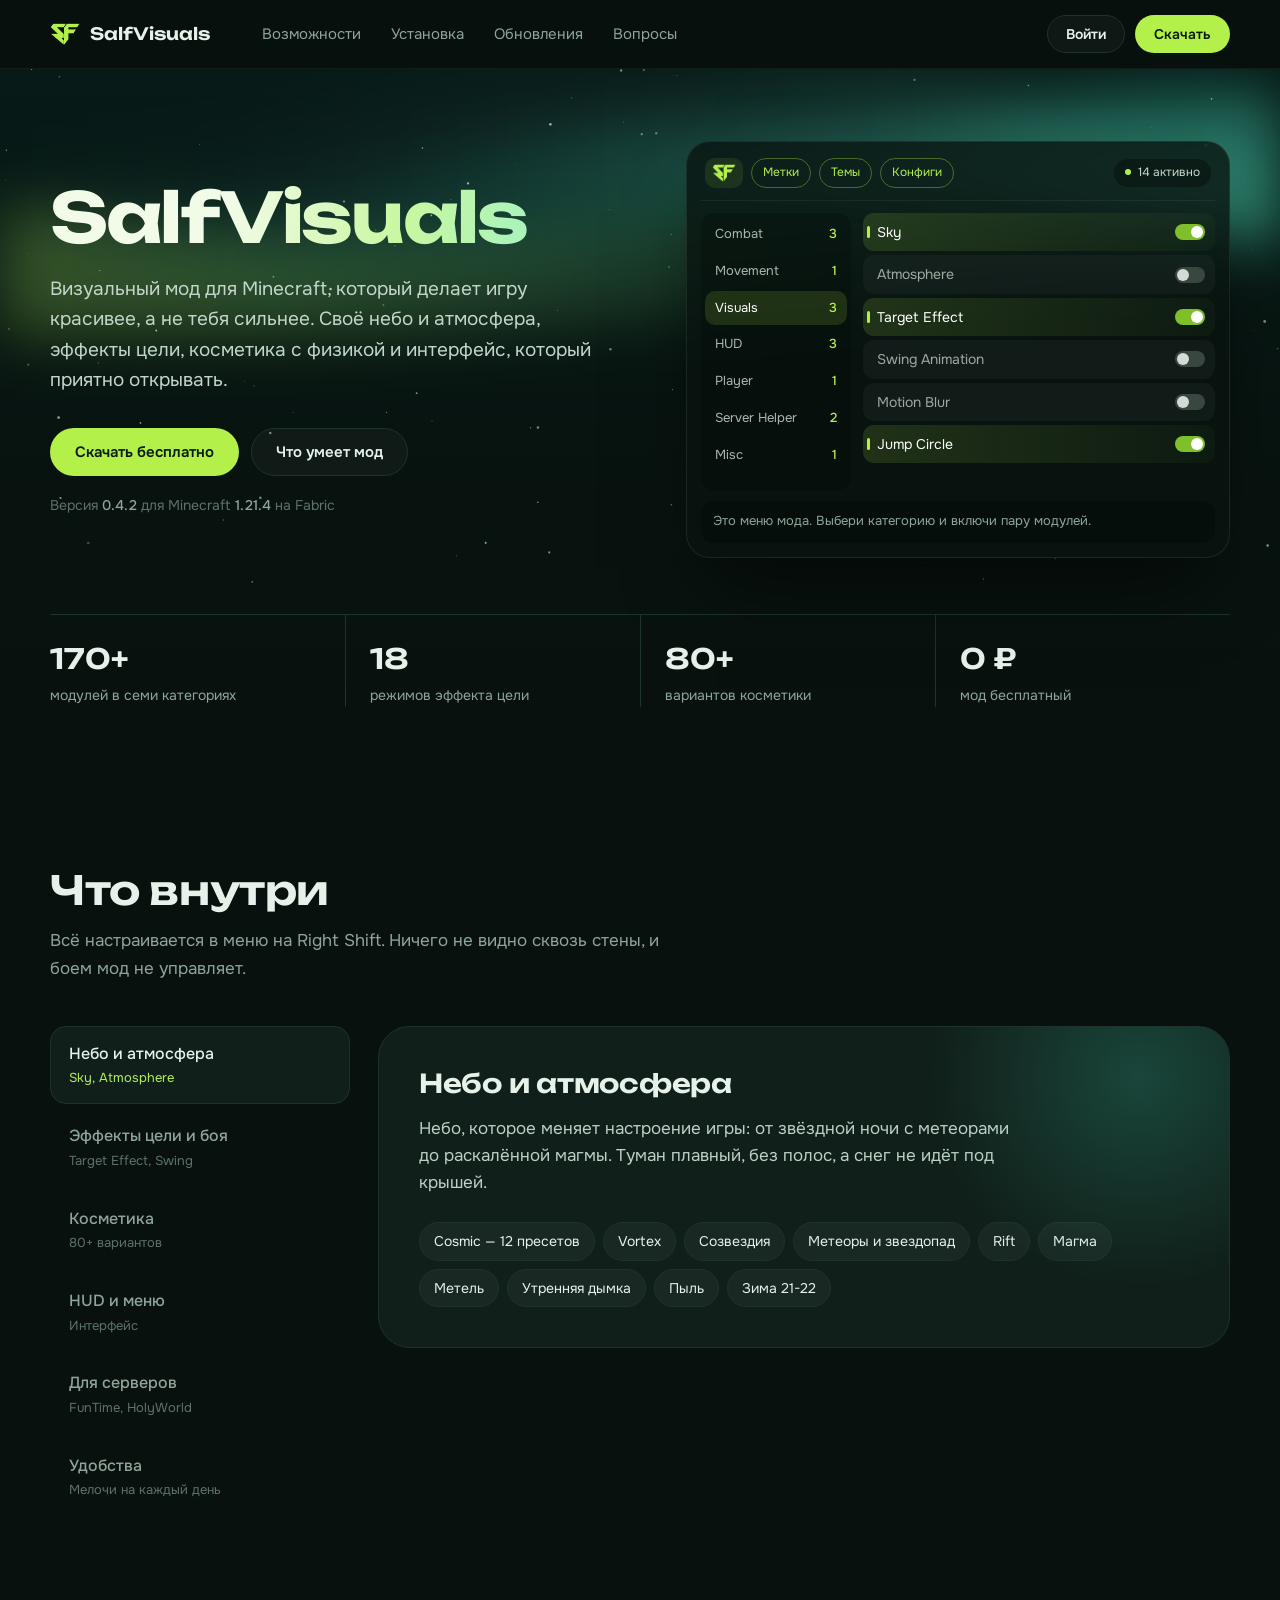
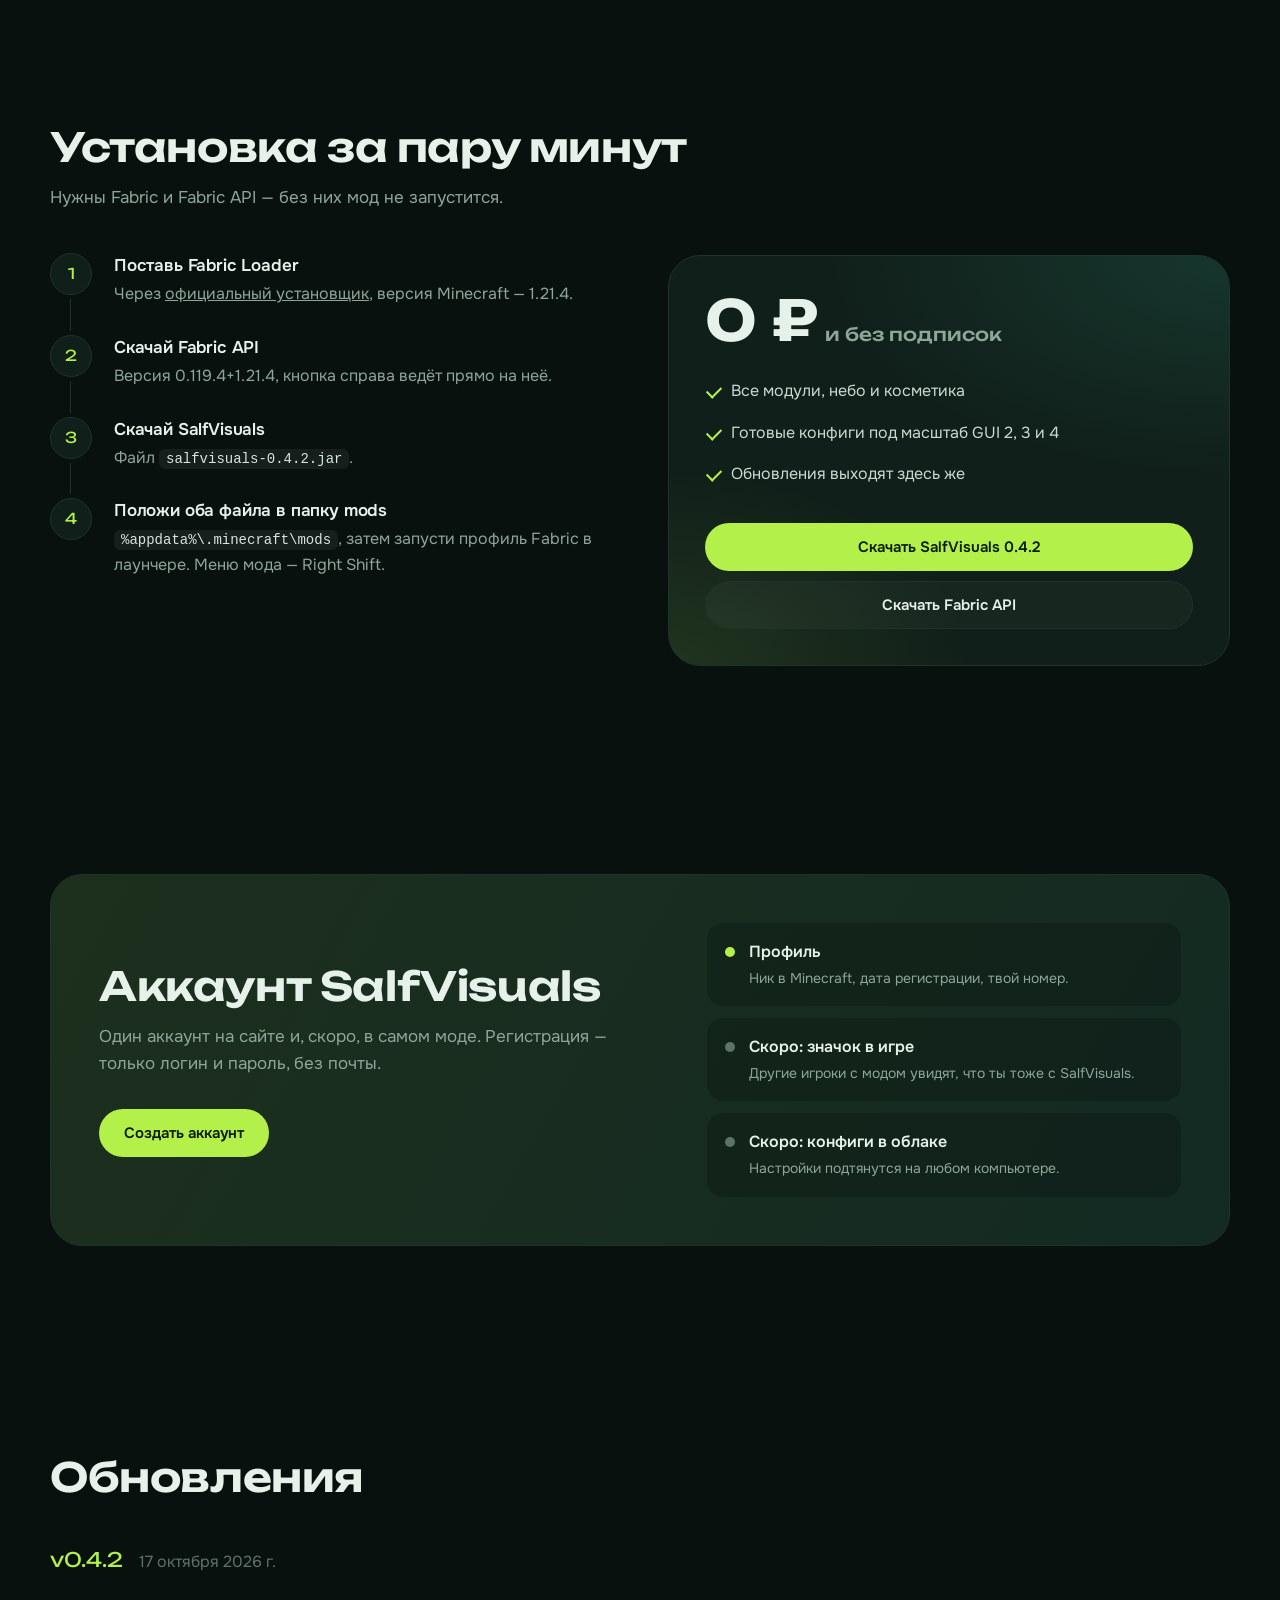
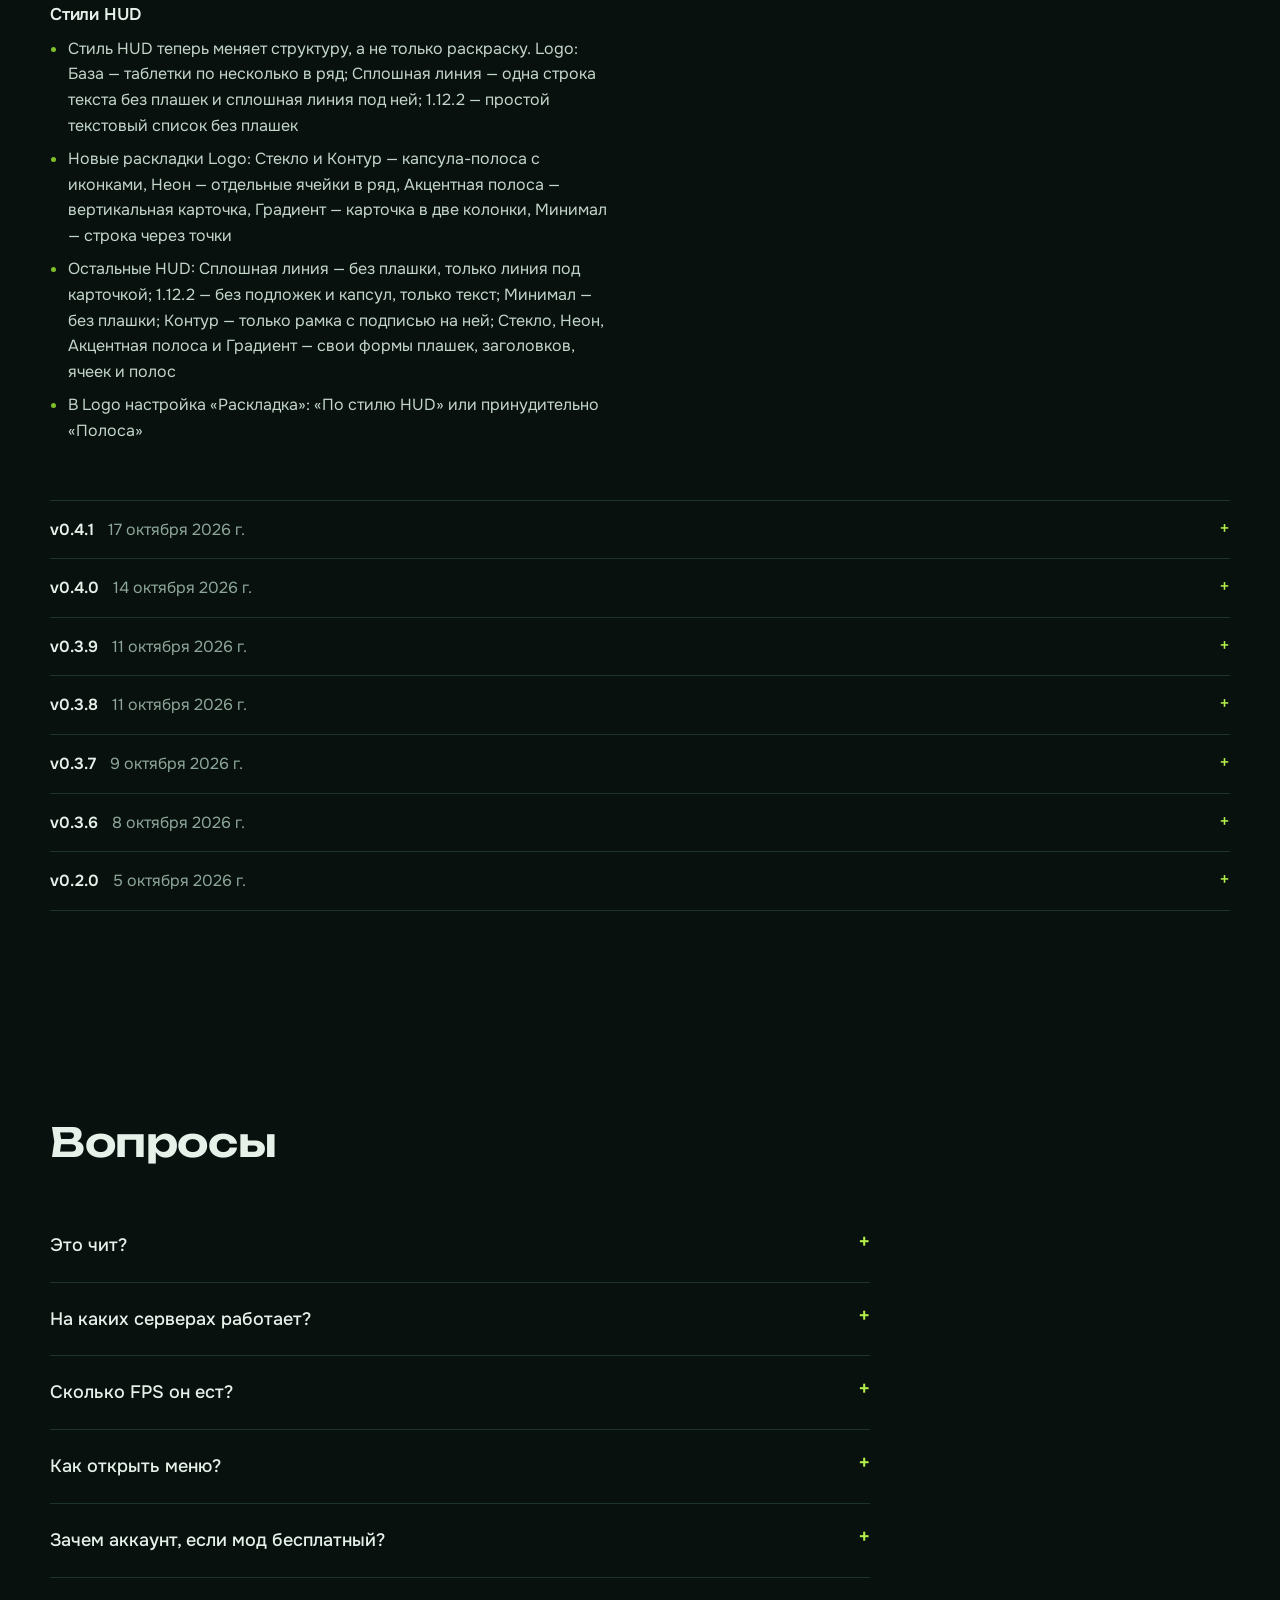
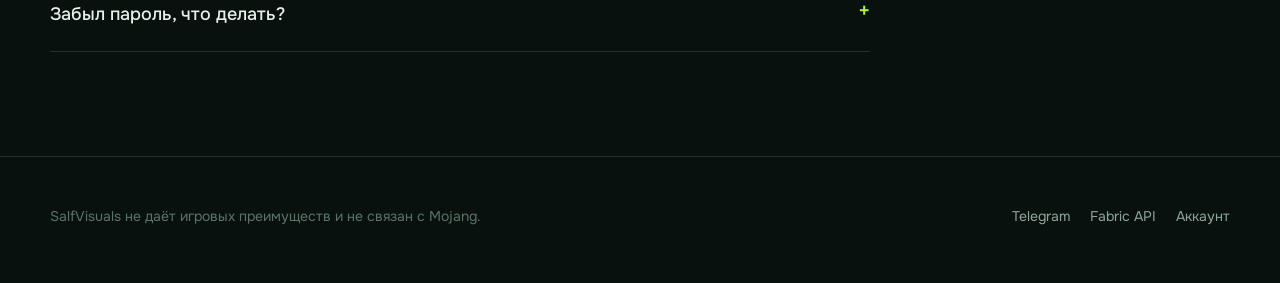
<file: index.html>
<!DOCTYPE html>
<html lang="ru">
<head>
<meta charset="UTF-8">
<meta name="viewport" content="width=device-width, initial-scale=1.0">
<title>SalfVisuals — визуальный мод для Minecraft</title>
<meta name="description" content="SalfVisuals — бесплатный визуальный мод для Minecraft 1.21.4 на Fabric: небо и атмосфера, эффекты цели, косметика с физикой, свой HUD и меню. Красивее, а не сильнее.">
<meta property="og:title" content="SalfVisuals">
<meta property="og:description" content="Бесплатный визуальный мод для Minecraft: небо, эффекты цели, косметика, HUD.">
<meta name="theme-color" content="#08110e">
<link rel="icon" href="favicon.ico?v=1" sizes="any">
<link rel="icon" type="image/png" sizes="32x32" href="favicon-32.png?v=1">
<link rel="apple-touch-icon" href="apple-touch-icon.png?v=1">
<link rel="manifest" href="site.webmanifest">
<link rel="preconnect" href="https://fonts.googleapis.com">
<link rel="preconnect" href="https://fonts.gstatic.com" crossorigin>
<link href="https://fonts.googleapis.com/css2?family=Onest:wght@400;500;600&family=Unbounded:wght@500;600;700&display=swap" rel="stylesheet">
<link rel="stylesheet" href="style.css?v=4.0">
</head>
<body>

<header class="nav" id="nav">
  <div class="wrap nav-in">
    <a class="logo" href="index.html"><span class="logo-mark" aria-hidden="true"></span>SalfVisuals</a>
    <nav class="nav-links" aria-label="Разделы">
      <a href="#features">Возможности</a>
      <a href="#install">Установка</a>
      <a href="#updates">Обновления</a>
      <a href="#faq">Вопросы</a>
    </nav>
    <div class="nav-actions" id="nav-actions">
      <button class="btn btn-ghost btn-small" type="button" data-open-auth="login">Войти</button>
      <a class="btn btn-primary btn-small" href="#install">Скачать</a>
    </div>
    <button class="nav-toggle" type="button" id="nav-toggle" aria-label="Меню" aria-expanded="false"><span></span><span></span><span></span></button>
  </div>
</header>

<main>

<section class="hero">
  <canvas class="hero-sky" id="sky" aria-hidden="true"></canvas>
  <div class="wrap">
    <div class="hero-grid">
      <div>
        <h1 class="hero-title">SalfVisuals</h1>
        <p class="hero-lead">Визуальный мод для Minecraft, который делает игру красивее, а не тебя сильнее. Своё небо и атмосфера, эффекты цели, косметика с физикой и интерфейс, который приятно открывать.</p>
        <div class="hero-cta">
          <a class="btn btn-primary" href="#install">Скачать бесплатно</a>
          <a class="btn btn-ghost" href="#features">Что умеет мод</a>
        </div>
        <p class="hero-meta" id="hero-meta">Версия <strong data-v="version">—</strong> для Minecraft <strong data-v="minecraftVersion">1.21.4</strong> на Fabric</p>
      </div>

      <div class="gui" id="gui" aria-label="Меню мода — можно пощёлкать">
        <div class="gui-head">
          <span class="gui-logo"><span class="logo-mark"></span></span>
          <span class="gui-tab">Метки</span><span class="gui-tab">Темы</span><span class="gui-tab">Конфиги</span>
          <span class="gui-count" id="gui-count">0 активно</span>
        </div>
        <div class="gui-body">
          <div class="gui-cats" id="gui-cats" role="group" aria-label="Категории"></div>
          <div>
            <div class="gui-list" id="gui-list"></div>
          </div>
        </div>
        <div class="gui-hint" id="gui-hint">Это меню мода. Выбери категорию и включи пару модулей.</div>
      </div>
    </div>

    <div class="facts">
      <div class="fact"><strong>170+</strong><span>модулей в семи категориях</span></div>
      <div class="fact"><strong>18</strong><span>режимов эффекта цели</span></div>
      <div class="fact"><strong>80+</strong><span>вариантов косметики</span></div>
      <div class="fact"><strong>0 ₽</strong><span>мод бесплатный</span></div>
    </div>
  </div>
</section>

<section class="section" id="features">
  <div class="wrap">
    <div class="section-head">
      <h2>Что внутри</h2>
      <p>Всё настраивается в меню на Right Shift. Ничего не видно сквозь стены, и боем мод не управляет.</p>
    </div>
    <div class="explore">
      <div class="explore-list" role="tablist" aria-label="Возможности" id="explore-list"></div>
      <div class="explore-panel" id="explore-panel" role="tabpanel"></div>
    </div>
  </div>
</section>

<section class="section" id="install">
  <div class="wrap">
    <div class="section-head">
      <h2>Установка за пару минут</h2>
      <p>Нужны Fabric и Fabric API — без них мод не запустится.</p>
    </div>
    <div class="install">
      <ol class="steps">
        <li>
          <h3>Поставь Fabric Loader</h3>
          <p>Через <a href="https://fabricmc.net/use/installer/" target="_blank" rel="noopener">официальный установщик</a>, версия Minecraft — <span data-v="minecraftVersion">1.21.4</span>.</p>
        </li>
        <li>
          <h3>Скачай Fabric API</h3>
          <p>Версия <span data-v="fabricApiVersion">для 1.21.4</span>, кнопка справа ведёт прямо на неё.</p>
        </li>
        <li>
          <h3>Скачай SalfVisuals</h3>
          <p>Файл <code data-v="jarFile">salfvisuals.jar</code>.</p>
        </li>
        <li>
          <h3>Положи оба файла в папку mods</h3>
          <p><code>%appdata%\.minecraft\mods</code>, затем запусти профиль Fabric в лаунчере. Меню мода — Right Shift.</p>
        </li>
      </ol>

      <div class="free-card">
        <div class="price">0 ₽<small>и без подписок</small></div>
        <ul>
          <li>Все модули, небо и косметика</li>
          <li>Готовые конфиги под масштаб GUI 2, 3 и 4</li>
          <li>Обновления выходят здесь же</li>
        </ul>
        <a class="btn btn-primary btn-block" id="download-jar" href="#">Скачать SalfVisuals</a>
        <a class="btn btn-ghost btn-block" id="download-fabric" href="https://modrinth.com/mod/fabric-api" target="_blank" rel="noopener">Скачать Fabric API</a>
        <p class="stats-line" id="stats-line" hidden></p>
      </div>
    </div>
  </div>
</section>

<section class="section" id="account">
  <div class="wrap">
    <div class="account-band">
      <div>
        <h2>Аккаунт SalfVisuals</h2>
        <p>Один аккаунт на сайте и, скоро, в самом моде. Регистрация — только логин и пароль, без почты.</p>
        <div class="hero-cta">
          <button class="btn btn-primary" type="button" data-open-auth="register" id="account-cta">Создать аккаунт</button>
        </div>
      </div>
      <div class="account-perks">
        <div class="perk"><span class="perk-dot"></span><div><b>Профиль</b><span>Ник в Minecraft, дата регистрации, твой номер.</span></div></div>
        <div class="perk soon"><span class="perk-dot"></span><div><b>Скоро: значок в игре</b><span>Другие игроки с модом увидят, что ты тоже с SalfVisuals.</span></div></div>
        <div class="perk soon"><span class="perk-dot"></span><div><b>Скоро: конфиги в облаке</b><span>Настройки подтянутся на любом компьютере.</span></div></div>
      </div>
    </div>
  </div>
</section>

<section class="section" id="updates">
  <div class="wrap">
    <div class="section-head"><h2>Обновления</h2></div>
    <div class="log-top"><span class="log-ver" id="log-ver">—</span><span class="log-date" id="log-date"></span></div>
    <div class="log-grid" id="log-list"></div>
    <div class="log-history" id="log-history" hidden></div>
  </div>
</section>

<section class="section" id="faq">
  <div class="wrap">
    <div class="section-head"><h2>Вопросы</h2></div>
    <div class="faq">
      <details>
        <summary>Это чит?</summary>
        <p>Нет. Мод меняет только картинку: небо, эффекты, интерфейс, косметику. Сквозь стены ничего не показывает, за тебя не бьёт и не целится. Функции, которые сервер разрешает только у себя, привязаны к этому серверу в коде.</p>
      </details>
      <details>
        <summary>На каких серверах работает?</summary>
        <p>На любых, где можно играть с Fabric на 1.21.4. Для FunTime и HolyWorld есть отдельные помощники: зоны предметов, бинды, аукцион.</p>
      </details>
      <details>
        <summary>Сколько FPS он ест?</summary>
        <p>Мод делался и проверялся на ноутбуке со встроенной графикой. Тяжёлые эффекты можно выключить или снизить им качество, а при просадках мод сам упрощает часть отрисовки.</p>
      </details>
      <details>
        <summary>Как открыть меню?</summary>
        <p>Right Shift. Там же темы, конфиги, метки и друзья. HUD двигается мышкой прямо в открытом чате.</p>
      </details>
      <details>
        <summary>Зачем аккаунт, если мод бесплатный?</summary>
        <p>Сейчас это профиль с ником. Дальше через аккаунт появятся значок в игре и конфиги в облаке. Для скачивания аккаунт не нужен.</p>
      </details>
      <details>
        <summary>Забыл пароль, что делать?</summary>
        <p>Почту мы не собираем, поэтому восстановление — через Telegram <a href="https://t.me/Ne1aik" target="_blank" rel="noopener">@Ne1aik</a>.</p>
      </details>
    </div>
  </div>
</section>

</main>

<footer class="footer">
  <div class="wrap footer-in">
    <span>SalfVisuals не даёт игровых преимуществ и не связан с Mojang.</span>
    <span class="footer-links">
      <a href="https://t.me/Ne1aik" target="_blank" rel="noopener">Telegram</a>
      <a href="https://modrinth.com/mod/fabric-api" target="_blank" rel="noopener">Fabric API</a>
      <a href="account.html">Аккаунт</a>
    </span>
  </div>
</footer>

<div class="modal" id="auth-modal" hidden>
  <div class="modal-backdrop" data-close-auth></div>
  <div class="modal-card" role="dialog" aria-modal="true" aria-labelledby="auth-title">
    <div class="modal-art">
      <h3 id="auth-title">Аккаунт SalfVisuals</h3>
      <p>Профиль сейчас, значок в игре и конфиги в облаке — скоро.</p>
    </div>
    <div class="modal-form">
      <div class="tabs" role="tablist">
        <button class="tab" type="button" role="tab" data-auth-tab="login" aria-selected="true">Вход</button>
        <button class="tab" type="button" role="tab" data-auth-tab="register" aria-selected="false">Регистрация</button>
      </div>
      <p class="offline-note" id="auth-offline" hidden>Сервер аккаунтов ещё не подключён. Как только он заработает, войти можно будет здесь же.</p>
      <form id="auth-form" novalidate>
        <label class="field"><span>Логин</span><input name="login" autocomplete="username" required maxlength="16"><small data-only="register">3–16 символов: латиница, цифры и _</small></label>
        <label class="field"><span>Пароль</span><input name="password" type="password" autocomplete="current-password" required maxlength="128"><small data-only="register">Не короче 8 символов</small></label>
        <label class="field" data-only="register"><span>Пароль ещё раз</span><input name="password2" type="password" autocomplete="new-password" maxlength="128"></label>
        <p class="form-error" id="auth-error" role="alert"></p>
        <button class="btn btn-primary btn-block" type="submit" id="auth-submit">Войти</button>
        <p class="form-note" data-only="login">Забыл пароль — напиши в Telegram <a href="https://t.me/Ne1aik" target="_blank" rel="noopener">@Ne1aik</a>.</p>
      </form>
    </div>
    <button class="modal-close" type="button" data-close-auth aria-label="Закрыть">×</button>
  </div>
</div>

<div class="toasts" id="toasts" aria-live="polite"></div>

<script src="app.js?v=4.0"></script>
<script src="home.js?v=4.1"></script>
</body>
</html>
</file>
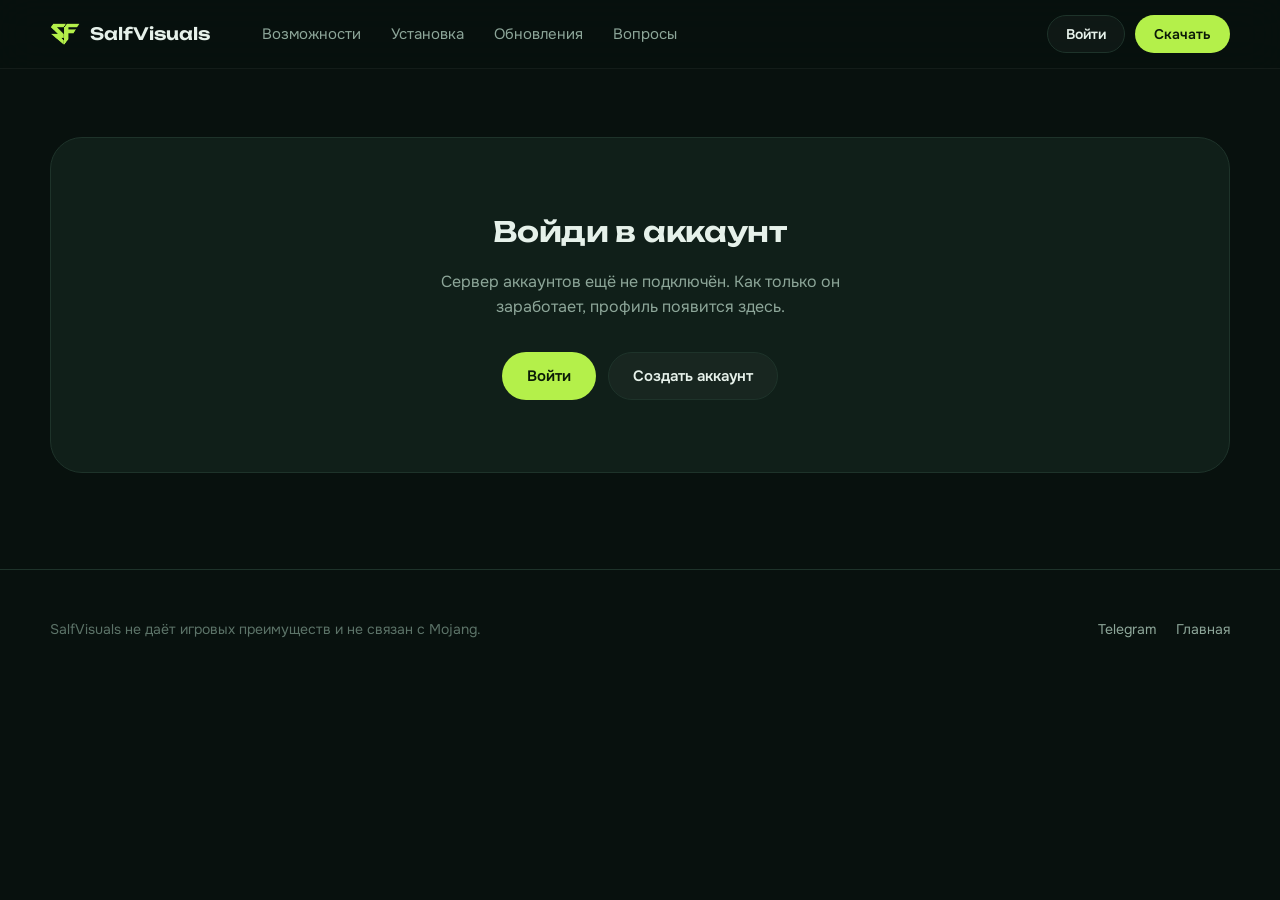
<file: account.html>
<!DOCTYPE html>
<html lang="ru">
<head>
<meta charset="UTF-8">
<meta name="viewport" content="width=device-width, initial-scale=1.0">
<title>Аккаунт — SalfVisuals</title>
<meta name="robots" content="noindex">
<meta name="theme-color" content="#08110e">
<link rel="icon" href="favicon.ico?v=1" sizes="any">
<link rel="icon" type="image/png" sizes="32x32" href="favicon-32.png?v=1">
<link rel="apple-touch-icon" href="apple-touch-icon.png?v=1">
<link rel="manifest" href="site.webmanifest">
<link rel="preconnect" href="https://fonts.googleapis.com">
<link rel="preconnect" href="https://fonts.gstatic.com" crossorigin>
<link href="https://fonts.googleapis.com/css2?family=Onest:wght@400;500;600&family=Unbounded:wght@500;600;700&display=swap" rel="stylesheet">
<link rel="stylesheet" href="style.css?v=4.0">
</head>
<body>

<header class="nav" id="nav">
  <div class="wrap nav-in">
    <a class="logo" href="index.html"><span class="logo-mark" aria-hidden="true"></span>SalfVisuals</a>
    <nav class="nav-links" aria-label="Разделы">
      <a href="index.html#features">Возможности</a>
      <a href="index.html#install">Установка</a>
      <a href="index.html#updates">Обновления</a>
      <a href="index.html#faq">Вопросы</a>
    </nav>
    <div class="nav-actions" id="nav-actions"></div>
    <button class="nav-toggle" type="button" id="nav-toggle" aria-label="Меню" aria-expanded="false"><span></span><span></span><span></span></button>
  </div>
</header>

<main class="account-page">
  <div class="wrap">

    <!-- пока проверяем вход -->
    <div class="card" id="state-loading"><div class="empty"><p>Загружаю профиль…</p></div></div>

    <!-- не вошёл -->
    <div class="card" id="state-guest" hidden>
      <div class="empty">
        <h1>Войди в аккаунт</h1>
        <p id="guest-text">Здесь будет твой профиль: ник в Minecraft, дата регистрации и настройки безопасности.</p>
        <div class="hero-cta" style="justify-content:center">
          <button class="btn btn-primary" type="button" data-open-auth="login">Войти</button>
          <button class="btn btn-ghost" type="button" data-open-auth="register">Создать аккаунт</button>
        </div>
      </div>
    </div>

    <!-- вошёл -->
    <div class="dash" id="state-user" hidden>
      <aside class="dash-side" role="tablist" aria-label="Разделы аккаунта">
        <button class="side-item" type="button" role="tab" data-pane="profile" aria-selected="true">Профиль</button>
        <button class="side-item" type="button" role="tab" data-pane="security" aria-selected="false">Безопасность</button>
        <a class="side-item" href="index.html#install">Скачать мод</a>
        <div class="side-sep"></div>
        <button class="side-item" type="button" id="logout-btn">Выйти</button>
      </aside>

      <div>
        <section data-pane-body="profile">
          <div class="card">
            <div class="banner"></div>
            <div class="profile-head">
              <span id="profile-avatar"></span>
              <div class="profile-name"><h1 id="profile-username">—</h1><span id="profile-tag"></span></div>
            </div>
            <div class="card-body">
              <div class="rows">
                <div class="row"><span class="row-label">Логин</span><span class="row-value" id="row-username"></span></div>
                <div class="row"><span class="row-label">Номер</span><span class="row-value" id="row-tag"></span></div>
                <div class="row"><span class="row-label">С нами с</span><span class="row-value" id="row-created"></span></div>
                <div class="row">
                  <span class="row-label">Ник в Minecraft</span>
                  <form class="inline-form" id="nick-form">
                    <input name="nick" maxlength="16" placeholder="Например, Ne1aik" autocomplete="off" aria-label="Ник в Minecraft">
                    <button class="btn btn-ghost btn-small" type="submit">Сохранить ник</button>
                  </form>
                </div>
              </div>
            </div>
          </div>
        </section>

        <section data-pane-body="security" hidden>
          <div class="card">
            <div class="card-body">
              <h2>Пароль</h2>
              <p class="card-sub">После смены пароля все остальные входы завершатся, этот останется.</p>
              <form class="pw-form" id="pw-form" novalidate>
                <label class="field"><span>Текущий пароль</span><input name="old" type="password" autocomplete="current-password" maxlength="128"></label>
                <label class="field"><span>Новый пароль</span><input name="new1" type="password" autocomplete="new-password" maxlength="128"><small>Не короче 8 символов</small></label>
                <label class="field"><span>Новый пароль ещё раз</span><input name="new2" type="password" autocomplete="new-password" maxlength="128"></label>
                <p class="form-error" id="pw-error" role="alert"></p>
                <button class="btn btn-primary" type="submit">Сменить пароль</button>
              </form>
            </div>
          </div>
          <div class="card">
            <div class="card-body">
              <h2>Входы</h2>
              <p class="card-sub" id="sessions-text">—</p>
              <div class="hero-cta"><button class="btn btn-danger" type="button" id="logout-all">Завершить другие входы</button></div>
            </div>
          </div>
        </section>
      </div>
    </div>

  </div>
</main>

<footer class="footer">
  <div class="wrap footer-in">
    <span>SalfVisuals не даёт игровых преимуществ и не связан с Mojang.</span>
    <span class="footer-links">
      <a href="https://t.me/Ne1aik" target="_blank" rel="noopener">Telegram</a>
      <a href="index.html">Главная</a>
    </span>
  </div>
</footer>

<div class="modal" id="auth-modal" hidden>
  <div class="modal-backdrop" data-close-auth></div>
  <div class="modal-card" role="dialog" aria-modal="true" aria-labelledby="auth-title">
    <div class="modal-art">
      <h3 id="auth-title">Аккаунт SalfVisuals</h3>
      <p>Профиль сейчас, значок в игре и конфиги в облаке — скоро.</p>
    </div>
    <div class="modal-form">
      <div class="tabs" role="tablist">
        <button class="tab" type="button" role="tab" data-auth-tab="login" aria-selected="true">Вход</button>
        <button class="tab" type="button" role="tab" data-auth-tab="register" aria-selected="false">Регистрация</button>
      </div>
      <p class="offline-note" id="auth-offline" hidden>Сервер аккаунтов ещё не подключён. Как только он заработает, войти можно будет здесь же.</p>
      <form id="auth-form" novalidate>
        <label class="field"><span>Логин</span><input name="login" autocomplete="username" required maxlength="16"><small data-only="register">3–16 символов: латиница, цифры и _</small></label>
        <label class="field"><span>Пароль</span><input name="password" type="password" autocomplete="current-password" required maxlength="128"><small data-only="register">Не короче 8 символов</small></label>
        <label class="field" data-only="register"><span>Пароль ещё раз</span><input name="password2" type="password" autocomplete="new-password" maxlength="128"></label>
        <p class="form-error" id="auth-error" role="alert"></p>
        <button class="btn btn-primary btn-block" type="submit" id="auth-submit">Войти</button>
        <p class="form-note" data-only="login">Забыл пароль — напиши в Telegram <a href="https://t.me/Ne1aik" target="_blank" rel="noopener">@Ne1aik</a>.</p>
      </form>
    </div>
    <button class="modal-close" type="button" data-close-auth aria-label="Закрыть">×</button>
  </div>
</div>

<div class="toasts" id="toasts" aria-live="polite"></div>

<script src="app.js?v=4.0"></script>
<script src="account.js?v=4.0"></script>
</body>
</html>
</file>
<file: style.css>
/* SalfVisuals — сайт.
   Идея: ночное небо над миром Minecraft. Тёмный сине-зелёный фон, «стеклянные» панели как в ClickGUI мода,
   лаймовый цвет логотипа и бирюза северного сияния — яркое только в первом экране, всё остальное спокойное. */

:root {
  --night: #08110e;
  --deep: #0d1a15;
  --panel: rgba(15, 29, 23, 0.72);
  --panel-solid: #101f19;
  --line: #1e332a;
  --line-soft: rgba(180, 240, 74, 0.10);
  --lime: #b4f04a;
  --lime-deep: #7fbf2a;
  --aurora: #3fe0c0;
  --text: #e6f1ea;
  --muted: #8da699;
  --dim: #5c7368;
  --danger: #ff6b5e;
  --ok: #6fe39a;

  --r-sm: 10px;
  --r-md: 16px;
  --r-lg: 24px;
  --r-xl: 32px;

  --font-display: 'Unbounded', system-ui, sans-serif;
  --font-body: 'Onest', system-ui, -apple-system, 'Segoe UI', sans-serif;
  --wrap: 1180px;
}

* { box-sizing: border-box; }
html { scroll-behavior: smooth; -webkit-text-size-adjust: 100%; }
@media (prefers-reduced-motion: reduce) { html { scroll-behavior: auto; } }

body {
  margin: 0;
  background: var(--night);
  color: var(--text);
  font-family: var(--font-body);
  font-size: 16px;
  line-height: 1.6;
  -webkit-font-smoothing: antialiased;
}

a { color: inherit; }
img { max-width: 100%; display: block; }
button, input { font: inherit; color: inherit; }
[hidden] { display: none !important; }

:focus-visible { outline: 2px solid var(--lime); outline-offset: 3px; border-radius: 6px; }

.wrap { width: min(var(--wrap), 100% - 40px); margin-inline: auto; }

h1, h2, h3 { font-family: var(--font-display); font-weight: 600; letter-spacing: -0.01em; margin: 0; }
h2 { font-size: clamp(28px, 3.4vw, 40px); line-height: 1.15; }
h3 { font-size: 18px; line-height: 1.3; }
p { margin: 0; }

/* ================= логотип ================= */
.logo { display: inline-flex; align-items: center; gap: 10px; text-decoration: none; font-family: var(--font-display); font-weight: 600; font-size: 17px; }
.logo-mark {
  width: 30px; height: 22px;
  background: var(--lime);
  -webkit-mask: url(sf_logo.png) center / contain no-repeat;
          mask: url(sf_logo.png) center / contain no-repeat;
}

/* ================= кнопки ================= */
.btn {
  display: inline-flex; align-items: center; justify-content: center; gap: 8px;
  height: 48px; padding: 0 24px; border-radius: 999px;
  font-weight: 600; font-size: 15px; text-decoration: none; cursor: pointer;
  border: 1px solid transparent; transition: background-color .2s ease, border-color .2s ease, color .2s ease, transform .2s ease;
}
.btn-primary { background: var(--lime); color: #0b1a07; }
.btn-primary:hover { background: #c6f86a; }
.btn-primary:active { transform: translateY(1px); }
.btn-ghost { border-color: var(--line); background: rgba(255, 255, 255, 0.03); }
.btn-ghost:hover { border-color: rgba(180, 240, 74, 0.45); }
.btn-small { height: 38px; padding: 0 18px; font-size: 14px; }
.btn-block { width: 100%; }
.btn[disabled] { opacity: .5; cursor: not-allowed; }
.btn-danger { color: var(--danger); border-color: rgba(255, 107, 94, 0.35); background: transparent; }
.btn-danger:hover { border-color: var(--danger); }

/* ================= шапка ================= */
.nav {
  position: sticky; top: 0; z-index: 40;
  background: rgba(8, 17, 14, 0.72);
  backdrop-filter: blur(18px); -webkit-backdrop-filter: blur(18px);
  border-bottom: 1px solid rgba(255, 255, 255, 0.05);
}
.nav-in { display: flex; align-items: center; gap: 28px; height: 68px; }
.nav-links { display: flex; gap: 6px; margin-left: 12px; }
.nav-links a { padding: 8px 12px; border-radius: 999px; text-decoration: none; color: var(--muted); font-size: 15px; transition: color .2s ease; }
.nav-links a:hover, .nav-links a[aria-current="page"] { color: var(--text); }
.nav-actions { margin-left: auto; display: flex; align-items: center; gap: 10px; }
.nav-toggle { display: none; margin-left: auto; width: 42px; height: 42px; border-radius: 12px; border: 1px solid var(--line); background: transparent; cursor: pointer; }
.nav-toggle span { display: block; width: 18px; height: 2px; margin: 4px auto; background: var(--text); border-radius: 2px; }

.user-chip { display: inline-flex; align-items: center; gap: 10px; padding: 4px 14px 4px 4px; border-radius: 999px; border: 1px solid var(--line); text-decoration: none; font-weight: 500; font-size: 14px; }
.user-chip:hover { border-color: rgba(180, 240, 74, 0.45); }

.avatar {
  width: 30px; height: 30px; border-radius: 50%;
  display: grid; place-items: center; overflow: hidden; flex: none;
  background: linear-gradient(140deg, var(--lime-deep), #1e6f5c);
  color: #0b1a07; font-family: var(--font-display); font-size: 13px; font-weight: 600;
}
.avatar img { width: 100%; height: 100%; object-fit: cover; image-rendering: pixelated; }

@media (max-width: 860px) {
  .nav-toggle { display: block; }
  .nav-links, .nav-actions { display: none; }
  .nav.open .nav-links, .nav.open .nav-actions {
    display: flex; position: absolute; left: 0; right: 0;
    background: rgba(8, 17, 14, 0.96); padding: 12px 20px;
  }
  .nav.open .nav-links { top: 68px; flex-direction: column; margin: 0; border-bottom: 1px solid var(--line); }
  .nav.open .nav-actions { top: calc(68px + 196px); margin: 0; border-bottom: 1px solid var(--line); }
}

/* ================= первый экран ================= */
.hero { position: relative; overflow: hidden; padding: 72px 0 56px; isolation: isolate; }
.hero-sky { position: absolute; inset: 0; z-index: -1; width: 100%; height: 100%; }
.hero::after {
  content: ''; position: absolute; left: 0; right: 0; bottom: 0; height: 160px; z-index: -1;
  background: linear-gradient(to bottom, transparent, var(--night));
}
.hero-grid { display: grid; grid-template-columns: minmax(0, 1.08fr) minmax(0, 1fr); gap: 48px; align-items: center; }
.hero-title {
  font-size: clamp(40px, 5.4vw, 74px); line-height: 1; font-weight: 700; letter-spacing: -0.035em; overflow-wrap: anywhere;
  background: linear-gradient(100deg, #f2fbe8 30%, #c9f7a0 60%, #8cefd6 100%);
  -webkit-background-clip: text; background-clip: text; color: transparent;
}
.hero-lead { margin-top: 22px; max-width: 30em; font-size: 19px; color: #c3d6cb; }
.hero-cta { margin-top: 32px; display: flex; flex-wrap: wrap; gap: 12px; }
.hero-meta { margin-top: 18px; font-size: 14px; color: var(--dim); }
.hero-meta strong { color: var(--muted); font-weight: 500; }

/* живая копия ClickGUI */
.gui {
  position: relative; border-radius: var(--r-lg);
  background: rgba(10, 20, 16, 0.78);
  border: 1px solid rgba(255, 255, 255, 0.08);
  backdrop-filter: blur(14px); -webkit-backdrop-filter: blur(14px);
  box-shadow: 0 40px 80px -30px rgba(0, 0, 0, 0.7);
  padding: 14px; font-size: 14px; user-select: none;
}
.gui-head { display: flex; align-items: center; gap: 8px; padding: 2px 4px 12px; border-bottom: 1px solid rgba(255, 255, 255, 0.06); }
.gui-logo { width: 38px; height: 30px; border-radius: 10px; background: rgba(180, 240, 74, 0.10); display: grid; place-items: center; }
.gui-logo .logo-mark { width: 24px; height: 18px; }
.gui-tab { padding: 4px 11px; border-radius: 999px; border: 1px solid rgba(180, 240, 74, 0.35); color: var(--lime); font-size: 12px; }
.gui-count { margin-left: auto; padding: 4px 11px; border-radius: 999px; background: rgba(0, 0, 0, 0.3); color: #c8d6cd; font-size: 12px; white-space: nowrap; }
.gui-count::before { content: ''; display: inline-block; width: 6px; height: 6px; border-radius: 50%; background: var(--lime); margin-right: 7px; vertical-align: 1px; }
.gui-body { display: grid; grid-template-columns: 150px 1fr; gap: 12px; padding-top: 12px; }
.gui-cats { display: flex; flex-direction: column; gap: 2px; padding: 4px; border-radius: 14px; background: rgba(0, 0, 0, 0.22); }
.gui-cat { display: flex; justify-content: space-between; gap: 6px; padding: 7px 10px; border-radius: 10px; border: 0; background: transparent; color: #a9b6ae; text-align: left; cursor: pointer; font-size: 13px; }
.gui-cat:hover { background: rgba(255, 255, 255, 0.05); }
.gui-cat[aria-pressed="true"] { background: rgba(180, 240, 74, 0.14); color: #fff; }
.gui-cat b { color: var(--lime); font-weight: 500; }
.gui-list { display: flex; flex-direction: column; gap: 4px; min-height: 278px; }
.gui-row {
  display: flex; align-items: center; gap: 10px; padding: 8px 10px 8px 14px; border-radius: 11px;
  background: rgba(255, 255, 255, 0.035); border: 0; cursor: pointer; text-align: left; color: #9ea9a3; position: relative;
}
.gui-row:hover { background: rgba(255, 255, 255, 0.07); }
.gui-row.on { color: #fff; background: linear-gradient(90deg, rgba(180, 240, 74, 0.14), rgba(180, 240, 74, 0.03)); }
.gui-row.on::before { content: ''; position: absolute; left: 4px; top: 50%; width: 3px; height: 12px; margin-top: -6px; border-radius: 2px; background: var(--lime); }
.gui-row span { flex: 1; }
.switch { width: 30px; height: 16px; border-radius: 999px; background: #3a4640; position: relative; flex: none; transition: background-color .2s ease; }
.switch::after { content: ''; position: absolute; top: 2px; left: 2px; width: 12px; height: 12px; border-radius: 50%; background: #d4dad6; transition: transform .2s ease; }
.on .switch { background: var(--lime-deep); }
.on .switch::after { transform: translateX(14px); background: #fff; }
.gui-hint { margin-top: 10px; padding: 10px 12px; border-radius: 12px; background: rgba(0, 0, 0, 0.25); color: var(--muted); font-size: 13px; min-height: 42px; }
.gui-hint b { color: var(--text); font-weight: 600; }

/* цифры под первым экраном */
.facts { display: grid; grid-template-columns: repeat(4, 1fr); margin-top: 56px; border-top: 1px solid var(--line); }
.fact { padding: 22px 20px 0 0; }
.fact + .fact { padding-left: 24px; border-left: 1px solid var(--line); }
.fact strong { display: block; font-family: var(--font-display); font-size: 28px; font-weight: 600; }
.fact span { color: var(--muted); font-size: 14px; }

/* ================= секции ================= */
.section { padding: 104px 0; }
section[id] { scroll-margin-top: 68px; } /* липкая шапка не закрывает заголовок раздела при переходе по меню */
.section-head { max-width: 640px; margin-bottom: 44px; }
.section-head p { margin-top: 14px; color: var(--muted); font-size: 17px; }

/* возможности: список категорий + панель */
.explore { display: grid; grid-template-columns: 300px 1fr; gap: 28px; align-items: start; }
.explore-list { display: flex; flex-direction: column; gap: 4px; }
.explore-item {
  display: flex; flex-direction: column; align-items: flex-start; gap: 2px;
  padding: 14px 18px; border-radius: var(--r-md); border: 1px solid transparent; background: transparent;
  text-align: left; cursor: pointer; color: var(--muted); font-size: 16px; font-weight: 500;
  transition: color .2s ease, background-color .2s ease, border-color .2s ease;
}
.explore-item small { color: var(--dim); font-size: 13px; font-weight: 400; }
.explore-item:hover { color: var(--text); }
.explore-item[aria-selected="true"] { color: var(--text); background: var(--panel-solid); border-color: var(--line); }
.explore-item[aria-selected="true"] small { color: var(--lime); }
.explore-panel {
  position: relative; overflow: hidden; border-radius: var(--r-xl); padding: 40px;
  background: var(--panel-solid); border: 1px solid var(--line); min-height: 320px;
}
.explore-panel::before {
  content: ''; position: absolute; right: -120px; top: -160px; width: 420px; height: 420px; border-radius: 50%;
  background: radial-gradient(closest-side, var(--glow, rgba(180, 240, 74, 0.16)), transparent);
  pointer-events: none;
}
.explore-panel h3 { font-size: 26px; }
.explore-panel > p { margin-top: 14px; max-width: 36em; color: #bcd0c4; font-size: 17px; }
.chips { margin-top: 26px; display: flex; flex-wrap: wrap; gap: 8px; }
.chip { padding: 7px 14px; border-radius: 999px; background: rgba(255, 255, 255, 0.04); border: 1px solid var(--line); font-size: 14px; }
.explore-note { margin-top: 26px; color: var(--dim); font-size: 14px; }

/* установка: настоящая последовательность — поэтому номера */
.install { display: grid; grid-template-columns: minmax(0, 1fr) minmax(0, 1fr); gap: 56px; align-items: start; }
.steps { list-style: none; margin: 0; padding: 0; counter-reset: step; }
.steps li { position: relative; padding: 0 0 30px 64px; counter-increment: step; }
.steps li::before {
  content: counter(step); position: absolute; left: 0; top: -2px;
  width: 40px; height: 40px; border-radius: 50%; display: grid; place-items: center;
  border: 1px solid var(--line); background: var(--panel-solid); font-family: var(--font-display); font-size: 15px; color: var(--lime);
}
.steps li:not(:last-child)::after { content: ''; position: absolute; left: 19.5px; top: 44px; bottom: 6px; width: 1px; background: var(--line); }
.steps h3 { font-family: var(--font-body); font-size: 17px; font-weight: 600; }
.steps p { margin-top: 4px; color: var(--muted); }
.steps code { font-size: 14px; padding: 2px 7px; border-radius: 6px; background: rgba(255, 255, 255, 0.06); color: #d6e6dc; }
.free-card {
  border-radius: var(--r-xl); padding: 36px; position: sticky; top: 96px;
  background:
    radial-gradient(120% 90% at 100% 0%, rgba(63, 224, 192, 0.12), transparent 60%),
    radial-gradient(90% 80% at 0% 100%, rgba(180, 240, 74, 0.10), transparent 60%),
    var(--panel-solid);
  border: 1px solid var(--line);
}
.free-card .price { font-family: var(--font-display); font-size: 56px; font-weight: 700; line-height: 1; }
.free-card .price small { font-size: 18px; color: var(--muted); font-weight: 500; margin-left: 6px; }
.free-card ul { margin: 22px 0 28px; padding: 0; list-style: none; }
.free-card li { padding: 8px 0 8px 26px; position: relative; color: #c9dacf; }
.free-card li::before { content: ''; position: absolute; left: 2px; top: 16px; width: 12px; height: 7px; border-left: 2px solid var(--lime); border-bottom: 2px solid var(--lime); transform: rotate(-45deg); }
.free-card .btn + .btn { margin-top: 10px; }
.stats-line { margin-top: 18px; color: var(--dim); font-size: 14px; }

/* аккаунт — блок на главной */
.account-band {
  border-radius: var(--r-xl); padding: 48px; display: grid; grid-template-columns: 1.2fr 1fr; gap: 40px; align-items: center;
  background: linear-gradient(120deg, rgba(180, 240, 74, 0.08), rgba(63, 224, 192, 0.06)), var(--panel-solid);
  border: 1px solid var(--line);
}
.account-band p { margin-top: 14px; color: var(--muted); font-size: 17px; }
.account-perks { display: grid; gap: 12px; }
.perk { display: flex; gap: 14px; align-items: flex-start; padding: 16px 18px; border-radius: var(--r-md); background: rgba(0, 0, 0, 0.2); }
.perk-dot { width: 10px; height: 10px; border-radius: 50%; margin-top: 8px; flex: none; background: var(--lime); }
.perk.soon .perk-dot { background: var(--dim); }
.perk b { display: block; font-weight: 600; }
.perk span { color: var(--muted); font-size: 14px; }

/* обновления */
.log-top { display: flex; align-items: baseline; gap: 16px; flex-wrap: wrap; margin-bottom: 28px; }
.log-ver { font-family: var(--font-display); font-size: 20px; color: var(--lime); }
.log-date { color: var(--dim); }
.log-grid { display: grid; grid-template-columns: repeat(2, minmax(0, 1fr)); gap: 36px 48px; }
.log-group h3 { font-family: var(--font-body); font-size: 17px; font-weight: 600; margin-bottom: 10px; }
.log-group ul { margin: 0; padding: 0 0 0 18px; color: #c4d5ca; }
.log-group li { margin-bottom: 8px; }
.log-group li::marker { color: var(--lime-deep); }
.log-history { margin-top: 48px; }
.log-old { border-top: 1px solid var(--line); }
.log-old:last-child { border-bottom: 1px solid var(--line); }
.log-old summary { cursor: pointer; padding: 16px 0; list-style: none; display: flex; gap: 14px; align-items: baseline; color: var(--muted); }
.log-old summary::-webkit-details-marker { display: none; }
.log-old summary strong { color: var(--text); font-weight: 600; }
.log-old summary::after { content: '+'; margin-left: auto; color: var(--lime); font-size: 20px; line-height: 1; }
.log-old[open] summary::after { content: '−'; }
.log-old .log-grid { padding-bottom: 28px; }

/* FAQ */
.faq { max-width: 820px; }
.faq details { border-bottom: 1px solid var(--line); }
.faq summary { cursor: pointer; list-style: none; padding: 22px 0; font-size: 18px; font-weight: 500; display: flex; gap: 16px; }
.faq summary::-webkit-details-marker { display: none; }
.faq summary::after { content: '+'; margin-left: auto; color: var(--lime); font-size: 22px; line-height: 1; }
.faq details[open] summary::after { content: '−'; }
.faq details p { padding: 0 0 22px; color: var(--muted); max-width: 44em; }

/* подвал */
.footer { padding: 48px 0 56px; border-top: 1px solid var(--line); color: var(--dim); font-size: 14px; }
.footer-in { display: flex; flex-wrap: wrap; gap: 16px 32px; align-items: center; justify-content: space-between; }
.footer a { color: var(--muted); text-decoration: none; }
.footer a:hover { color: var(--text); }
.footer-links { display: flex; gap: 20px; flex-wrap: wrap; }

/* ================= окно входа ================= */
.modal { position: fixed; inset: 0; z-index: 100; display: grid; place-items: center; padding: 20px; }
.modal-backdrop { position: absolute; inset: 0; background: rgba(3, 8, 6, 0.7); backdrop-filter: blur(6px); -webkit-backdrop-filter: blur(6px); }
.modal-card {
  position: relative; width: min(860px, 100%); display: grid; grid-template-columns: 1fr 1fr; overflow: hidden;
  border-radius: var(--r-xl); background: var(--panel-solid); border: 1px solid var(--line);
  box-shadow: 0 50px 100px -30px rgba(0, 0, 0, 0.8);
  animation: modalIn .28s ease;
}
@keyframes modalIn { from { opacity: 0; transform: translateY(12px) scale(.98); } to { opacity: 1; transform: none; } }
@media (prefers-reduced-motion: reduce) { .modal-card { animation: none; } }
.modal-art {
  position: relative; padding: 36px; display: flex; flex-direction: column; justify-content: flex-end; min-height: 460px;
  background:
    radial-gradient(80% 60% at 30% 25%, rgba(63, 224, 192, 0.35), transparent 70%),
    radial-gradient(70% 50% at 75% 40%, rgba(180, 240, 74, 0.30), transparent 70%),
    linear-gradient(180deg, #0c2a22, #08110e 85%);
}
.modal-art h3 { font-size: 24px; line-height: 1.25; }
.modal-art p { margin-top: 10px; color: #b9cfc2; font-size: 15px; }
.modal-form { padding: 36px; }
.modal-close {
  position: absolute; top: 14px; right: 14px; width: 36px; height: 36px; border-radius: 50%;
  border: 1px solid var(--line); background: rgba(0, 0, 0, 0.3); cursor: pointer; font-size: 18px; line-height: 1; color: var(--muted);
}
.modal-close:hover { color: var(--text); }
.tabs { display: flex; gap: 4px; padding: 4px; border-radius: 999px; background: rgba(0, 0, 0, 0.3); margin-bottom: 26px; }
.tab { flex: 1; height: 38px; border-radius: 999px; border: 0; background: transparent; cursor: pointer; color: var(--muted); font-weight: 500; }
.tab[aria-selected="true"] { background: var(--line); color: var(--text); }
.field { display: block; margin-bottom: 16px; }
.field span { display: block; font-size: 14px; color: var(--muted); margin-bottom: 6px; }
.field input {
  width: 100%; height: 48px; padding: 0 16px; border-radius: 14px;
  border: 1px solid var(--line); background: rgba(0, 0, 0, 0.28); outline: none; transition: border-color .2s ease;
}
.field input:focus { border-color: rgba(180, 240, 74, 0.6); }
.field small { display: block; margin-top: 6px; color: var(--dim); font-size: 13px; }
.form-error { min-height: 22px; margin: 4px 0 12px; color: var(--danger); font-size: 14px; }
.form-note { margin-top: 16px; color: var(--dim); font-size: 13px; }
.offline-note { padding: 14px 16px; border-radius: 14px; background: rgba(255, 255, 255, 0.04); border: 1px solid var(--line); color: var(--muted); font-size: 14px; margin-bottom: 18px; }

/* ================= уведомления ================= */
.toasts { position: fixed; right: 20px; bottom: 20px; z-index: 200; display: flex; flex-direction: column; gap: 10px; }
.toast {
  max-width: 340px; padding: 14px 18px; border-radius: 16px; background: rgba(16, 31, 25, 0.95);
  border: 1px solid var(--line); box-shadow: 0 20px 40px -20px rgba(0, 0, 0, 0.8); font-size: 14px;
  animation: toastIn .25s ease;
}
.toast.ok { border-color: rgba(111, 227, 154, 0.4); }
.toast.err { border-color: rgba(255, 107, 94, 0.45); }
@keyframes toastIn { from { opacity: 0; transform: translateY(8px); } to { opacity: 1; transform: none; } }

/* ================= личный кабинет ================= */
.account-page { padding: 48px 0 96px; }
.dash { display: grid; grid-template-columns: 240px 1fr; gap: 28px; align-items: start; }
.dash-side { display: flex; flex-direction: column; gap: 4px; position: sticky; top: 96px; }
.side-item { padding: 12px 16px; border-radius: 14px; border: 1px solid transparent; background: transparent; text-align: left; color: var(--muted); cursor: pointer; font-weight: 500; text-decoration: none; }
.side-item:hover { color: var(--text); }
.side-item[aria-selected="true"] { color: var(--text); background: var(--panel-solid); border-color: var(--line); }
.side-sep { height: 1px; background: var(--line); margin: 10px 4px; }
.card { border-radius: var(--r-xl); background: var(--panel-solid); border: 1px solid var(--line); overflow: hidden; }
.card + .card { margin-top: 20px; }
.card-body { padding: 32px; }
.banner {
  height: 150px;
  background:
    radial-gradient(60% 120% at 20% 0%, rgba(63, 224, 192, 0.45), transparent 70%),
    radial-gradient(50% 120% at 70% 10%, rgba(180, 240, 74, 0.40), transparent 70%),
    linear-gradient(180deg, #0f3329, #0d1a15);
}
.profile-head { display: flex; align-items: flex-end; gap: 20px; margin-top: -48px; padding: 0 32px; }
.profile-head .avatar { width: 96px; height: 96px; border-radius: 24px; font-size: 34px; border: 4px solid var(--panel-solid); }
.profile-name { padding-bottom: 6px; }
.profile-name h1 { font-size: 26px; }
.profile-name span { color: var(--dim); }
.rows { margin-top: 8px; }
.row { display: flex; align-items: center; gap: 16px; padding: 16px 0; border-bottom: 1px solid var(--line); }
.row:last-child { border-bottom: 0; }
.row-label { width: 200px; flex: none; color: var(--muted); }
.row-value { flex: 1; min-width: 0; overflow-wrap: anywhere; }
.inline-form { display: flex; gap: 8px; flex: 1; flex-wrap: wrap; }
.inline-form input { flex: 1; min-width: 160px; height: 40px; padding: 0 14px; border-radius: 12px; border: 1px solid var(--line); background: rgba(0, 0, 0, 0.28); outline: none; }
.inline-form input:focus { border-color: rgba(180, 240, 74, 0.6); }
.empty { text-align: center; padding: 72px 32px; }
.empty h1 { font-size: 28px; }
.empty p { margin: 14px auto 26px; color: var(--muted); max-width: 30em; }
.card h2 { font-size: 22px; }
.card-sub { margin-top: 8px; color: var(--muted); }
.pw-form { margin-top: 24px; max-width: 420px; }

/* ================= адаптив ================= */
@media (max-width: 1000px) {
  .hero-grid, .install, .account-band { grid-template-columns: 1fr; }
  .explore { grid-template-columns: 1fr; }
  .explore-list { flex-direction: row; overflow-x: auto; padding-bottom: 4px; }
  .explore-item { flex: none; }
  .explore-item small { display: none; }
  .free-card { position: static; }
  .modal-card { grid-template-columns: 1fr; }
  .modal-art { display: none; }
}
@media (max-width: 720px) {
  .hero { padding-top: 40px; }
  .gui-body { grid-template-columns: 1fr; }
  .gui-cats { flex-direction: row; overflow-x: auto; }
  .gui-cat { flex: none; }
  .gui-tab { display: none; }
  .facts { grid-template-columns: 1fr 1fr; }
  .fact:nth-child(3) { border-left: 0; padding-left: 0; }
  .section { padding: 72px 0; }
  .explore-panel, .free-card, .account-band, .card-body { padding: 26px; }
  .log-grid { grid-template-columns: 1fr; }
  .dash { grid-template-columns: 1fr; }
  .dash-side { position: static; flex-direction: row; overflow-x: auto; }
  .side-sep { display: none; }
  .row { flex-direction: column; align-items: flex-start; gap: 6px; }
  .row-label { width: auto; }
  .profile-head { padding: 0 24px; }
}
</file>
